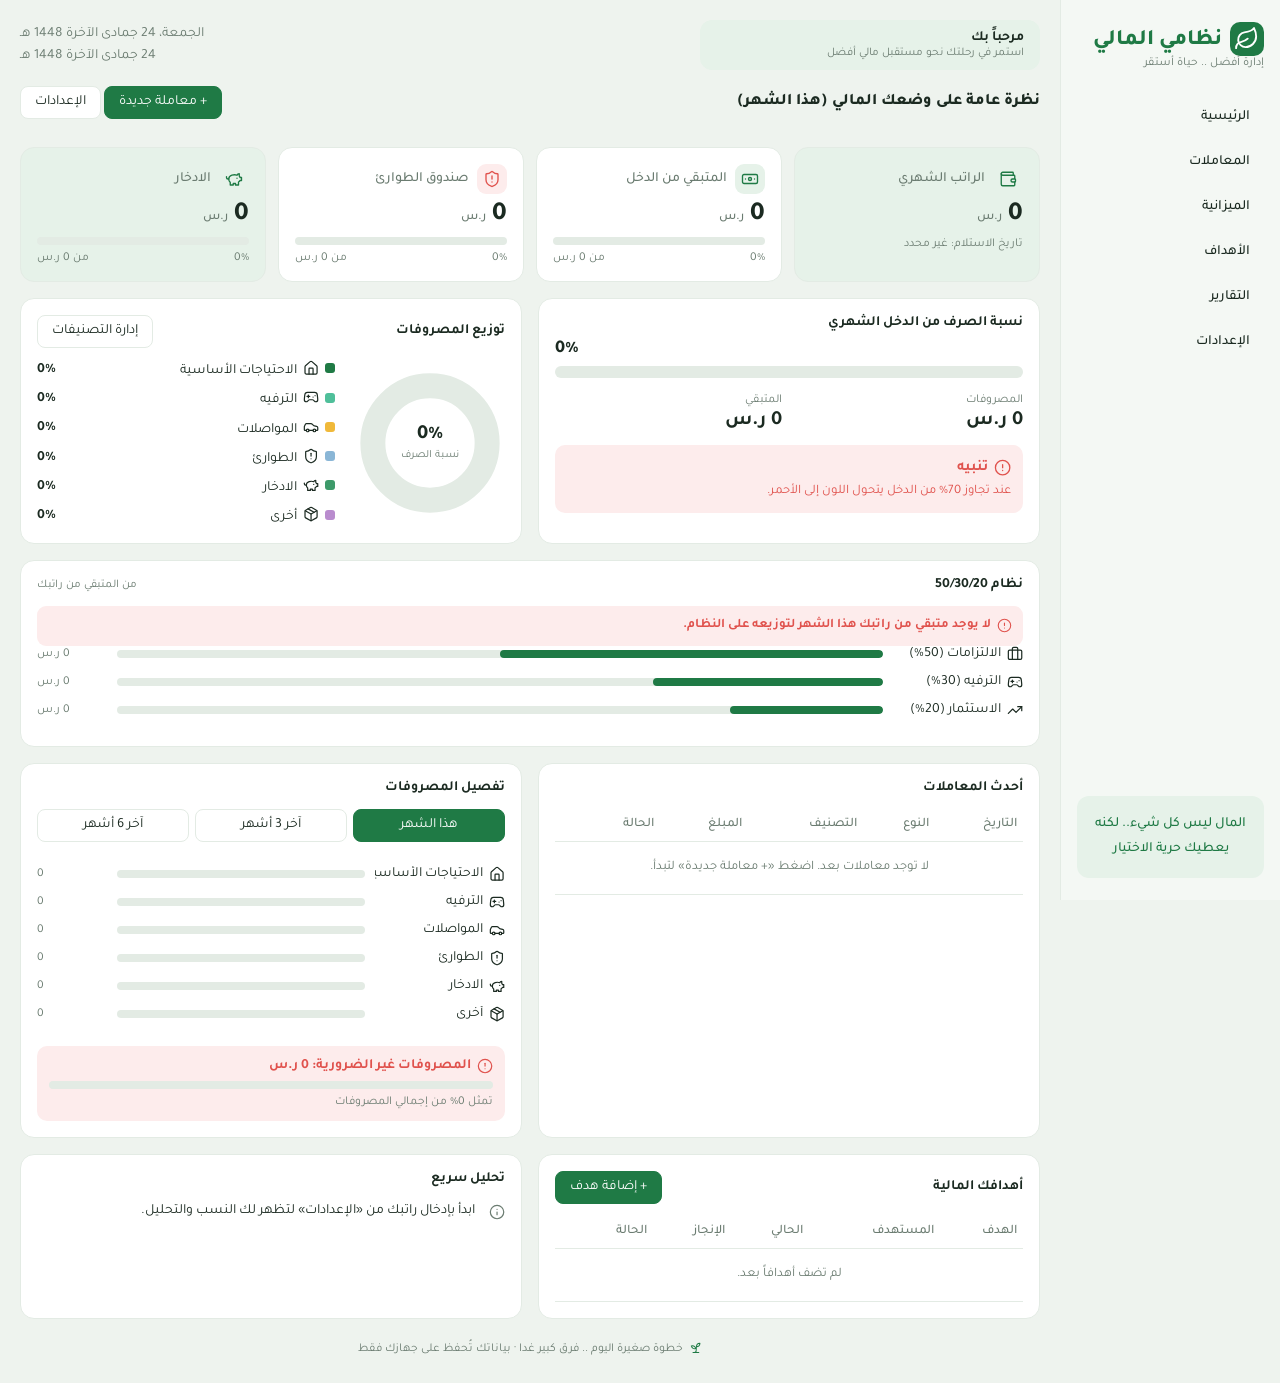
<file: index.html>
<!DOCTYPE html>
<html lang="ar" dir="rtl">
<head>
<meta charset="utf-8">
<meta name="viewport" content="width=device-width, initial-scale=1, viewport-fit=cover">
<title>نظامي المالي</title>
<link href="https://fonts.googleapis.com/css2?family=Tajawal:wght@400;500;700;800&display=swap" rel="stylesheet">
<link rel="stylesheet" href="style.css">
</head>
<body>
<aside>
  <div class="logo"><span class="lg" data-ic="leaf"></span>نظامي المالي<small>إدارة أفضل .. حياة أستقر</small></div>
  <a data-go="top">الرئيسية</a><a data-go="c-tx">المعاملات</a><a data-go="c-bud">الميزانية</a><a data-go="c-goals">الأهداف</a><a data-go="c-ins">التقارير</a><a id="nav-set">الإعدادات</a>
  <div class="quote">المال ليس كل شيء.. لكنه يعطيك حرية الاختيار</div>
</aside>
<main id="top">
  <div class="top">
    <div class="hi"><b id="hello"></b><small>استمر في رحلتك نحو مستقبل مالي أفضل</small></div>
    <div class="date" id="date"></div>
  </div>
  <div class="head"><h2>نظرة عامة على وضعك المالي (هذا الشهر)</h2><div><button class="p" id="b-tx">+ معاملة جديدة</button> <button id="b-set">الإعدادات</button></div></div>
  <div class="grid4" id="stats"></div>
  <div class="two">
    <div class="card"><h3>نسبة الصرف من الدخل الشهري</h3><div id="ratio"></div></div>
    <div class="card" id="c-bud2"><div class="head"><h3 style="margin:0">توزيع المصروفات</h3><button id="b-cats">إدارة التصنيفات</button></div><div class="donutbox" id="donut"></div></div>
  </div>
  <div class="card" id="c-503020"><div class="head"><h3 style="margin:0">نظام 50/30/20</h3><small style="color:var(--mute)">من المتبقي من راتبك</small></div><div id="r503020"></div></div>
  <div class="two">
    <div class="card" id="c-tx"><div class="head"><h3>أحدث المعاملات</h3></div><div class="scroll"><table><thead><tr><th>التاريخ</th><th>النوع</th><th>التصنيف</th><th>المبلغ</th><th>الحالة</th><th></th></tr></thead><tbody id="tx"></tbody></table></div><button id="more" style="margin-top:12px"></button></div>
    <div class="card" id="c-bud" style="display:grid;gap:12px;align-content:start"><h3>تفصيل المصروفات</h3>
      <div class="tabs" id="tabs"><button class="on" data-k="0">هذا الشهر</button><button data-k="2">آخر 3 أشهر</button><button data-k="5">آخر 6 أشهر</button></div>
      <div id="cats"></div><div id="unn"></div></div>
  </div>
  <div class="two">
    <div class="card" id="c-goals"><div class="head"><h3>أهدافك المالية</h3><button class="p" id="b-goal">+ إضافة هدف</button></div><div id="goalchart"></div><div class="scroll"><table><thead><tr><th>الهدف</th><th>المستهدف</th><th>الحالي</th><th>الإنجاز</th><th>الحالة</th><th></th></tr></thead><tbody id="goals"></tbody></table></div></div>
    <div class="card" id="c-ins"><h3 style="margin-bottom:12px">تحليل سريع</h3><div class="ins" id="ins"></div></div>
  </div>
  <div class="foot"><span data-ic="sprout"></span>خطوة صغيرة اليوم .. فرق كبير غدا · بياناتك تُحفظ على جهازك فقط</div>
</main>
<dialog id="dlg"></dialog>
<script src="app.js"></script>
</body>
</html>
</file>
<file: style.css>
:root{--bg:#eef3ee;--card:#fff;--ink:#1b2a21;--mute:#6b7c71;--line:#e3ebe4;--g:#1f7a45;--g2:#4caf6d;--gl:#e6f2e9;--r:#e0524d;--rl:#fdecec;--y:#c98a12;--yl:#fbf1dc;--sb:#f4f8f4;--in:#f7faf7}
*{box-sizing:border-box;margin:0}
:root{padding-top:env(safe-area-inset-top,0px);padding-bottom:env(safe-area-inset-bottom,0px)}
html{scroll-padding-top:env(safe-area-inset-top,0px);scroll-behavior:smooth}
body{background:var(--bg);color:var(--ink);font-family:'Tajawal',system-ui,sans-serif;font-size:14px;display:grid;grid-template-columns:220px 1fr;min-height:100vh}
aside{background:var(--sb);border-inline-end:1px solid var(--line);padding:22px 16px;display:flex;flex-direction:column;gap:6px;position:sticky;top:0;height:100vh}
.logo{font-size:22px;font-weight:800;color:var(--g);margin-bottom:22px}.logo small{display:block;font-size:12px;font-weight:400;color:var(--mute)}
aside a{padding:11px 14px;border-radius:9px;color:var(--ink);font-weight:500;cursor:pointer}
aside a:hover,aside a:focus-visible{background:var(--gl);outline:none}
.quote{margin-top:auto;background:var(--gl);border-radius:12px;padding:16px;text-align:center;line-height:1.8;color:var(--g);font-weight:500}
main{padding:20px;display:flex;flex-direction:column;gap:16px;min-width:0}
.top{display:flex;gap:12px;align-items:center;justify-content:space-between;flex-wrap:wrap}
.hi{background:var(--gl);border-radius:12px;padding:10px 16px;flex:1;max-width:340px}.hi small{color:var(--mute);display:block}
.date{color:var(--mute);text-align:end;line-height:1.6}
h2{font-size:16px;font-weight:800}h3{font-size:14px;font-weight:700}
.card{background:var(--card);border:1px solid var(--line);border-radius:14px;padding:16px}
.grid4{display:grid;grid-template-columns:repeat(4,1fr);gap:12px}
.stat .t{color:var(--mute);font-weight:500;display:flex;align-items:center}.stat .n{font-size:26px;font-weight:800;margin:6px 0}.stat .n small{font-size:13px;font-weight:500;color:var(--mute)}
.stat.grn{background:var(--gl)}.stat.red{background:var(--rl);border-color:#f3c3c1}
.bar{height:8px;background:var(--line);border-radius:9px;overflow:hidden}.bar i{display:block;height:100%;background:var(--g2);border-radius:9px;transition:width .4s}.bar.r i{background:var(--r)}.bar.d i{background:var(--g)}.bar.y i{background:var(--y)}
.row{display:flex;justify-content:space-between;align-items:center;gap:8px;color:var(--mute);font-size:12px;margin-top:6px}
.two{display:grid;grid-template-columns:1fr 1fr;gap:16px}
.head{display:flex;justify-content:space-between;align-items:center;margin-bottom:12px;gap:8px;flex-wrap:wrap}
.donutbox{display:flex;align-items:center;gap:20px;flex-wrap:wrap}
.donutwrap{position:relative;width:150px;height:150px;flex:none}
.donutwrap svg{width:100%;height:100%;display:block}
.donutctr{position:absolute;inset:0;display:grid;place-items:center;text-align:center}
.donutctr b{font-size:20px;font-weight:800;display:block;line-height:1.2}
.donutctr small{font-size:11px;color:var(--mute);font-weight:400}
.leg{flex:1;min-width:150px;display:grid;gap:9px}.leg p{display:flex;justify-content:space-between;gap:8px;align-items:center}.leg u{display:inline-block;width:10px;height:10px;border-radius:3px;margin-inline-end:6px;flex:none}
.ratio{display:flex;gap:14px;margin-top:14px;flex-wrap:wrap}.ratio>div{flex:1;min-width:100px}.ratio b{display:block;font-size:20px}.ratio span{color:var(--mute);font-size:12px}
.warn b{font-size:15px;display:flex;align-items:center}.warn{background:var(--rl);border-radius:10px;padding:10px 12px;color:var(--r);line-height:1.7;font-size:13px}
.tabs{display:flex;gap:6px;margin-bottom:12px}.tabs button{flex:1}
button{border:1px solid var(--line);background:var(--card);color:var(--ink);font:inherit;padding:7px 14px;border-radius:8px;cursor:pointer}
button:focus-visible,input:focus-visible,select:focus-visible{outline:2px solid var(--g2);outline-offset:1px}
button.on,button.p{background:var(--g);color:#fff;border-color:var(--g)}
button.x{padding:2px 8px;color:var(--r);border-color:transparent;background:none}
.cat{display:grid;grid-template-columns:130px 1fr 70px;gap:10px;align-items:center;margin-bottom:11px}.cat span:first-child{display:flex;align-items:center;overflow:hidden;text-overflow:ellipsis;white-space:nowrap}.cat span:last-child{color:var(--mute);text-align:end;font-size:12px}
.unn{background:var(--rl);border-radius:10px;padding:12px;color:var(--r)}.unn b{display:flex;align-items:center;margin-bottom:6px}
table{width:100%;border-collapse:collapse;font-size:13px}th{color:var(--mute);font-weight:500;text-align:start;padding:8px 6px;border-bottom:1px solid var(--line)}td{padding:9px 6px;border-bottom:1px solid var(--line)}
.tag{padding:3px 10px;border-radius:7px;font-size:12px;border:1px solid var(--line);white-space:nowrap}.tag.bad{background:var(--rl);color:var(--r);border-color:#f3c3c1}.tag.ok{background:var(--gl);color:var(--g)}.tag.warn{background:var(--yl);color:var(--y);border-color:#f0dba8}
.pos{color:var(--g);font-weight:700}.neg{color:var(--r);font-weight:700}.empty{color:var(--mute);text-align:center;padding:18px}
.ins{display:grid;gap:10px;line-height:1.7}.ins p{display:flex;gap:8px}
.scroll{overflow-x:auto}.foot{color:var(--mute);font-size:12px;text-align:center;padding:6px;display:flex;gap:6px;align-items:center;justify-content:center}
dialog{border:1px solid var(--line);border-radius:14px;background:var(--card);color:var(--ink);padding:20px;width:min(420px,92vw);margin:auto;max-height:85vh;overflow:auto}
dialog::backdrop{background:rgba(20,40,25,.45)}
dialog label{display:block;margin:10px 0 4px;color:var(--mute);font-size:12px}
dialog input,dialog select{width:100%;padding:9px 10px;border-radius:8px;border:1px solid var(--line);background:var(--in);color:var(--ink);font:inherit}
.err{color:var(--r);min-height:20px;margin-top:8px;font-size:13px}.acts{display:flex;gap:8px;justify-content:flex-start;margin-top:8px;flex-wrap:wrap}
.iconpick{display:flex;flex-wrap:wrap;gap:8px;margin-top:4px}
.iconpick button{width:38px;height:38px;padding:0;display:grid;place-items:center}
.iconpick button.on{background:var(--g);color:#fff;border-color:var(--g)}
.catrow{display:flex;align-items:center;gap:8px}.catrow span{flex:1;overflow:hidden;text-overflow:ellipsis;white-space:nowrap}
.catlist{display:grid;gap:8px;margin:10px 0;max-height:200px;overflow:auto;padding-inline-end:4px}
@media(max-width:1000px){body{grid-template-columns:1fr}aside{position:static;height:auto;flex-direction:row;flex-wrap:wrap;padding:10px}.logo,.quote{display:none}.grid4{grid-template-columns:1fr 1fr}.two{grid-template-columns:1fr}}
@media(max-width:520px){.grid4{grid-template-columns:1fr}.cat{grid-template-columns:100px 1fr 60px}}
@media(prefers-reduced-motion:reduce){*{transition:none!important}html{scroll-behavior:auto}}

.ic{width:1.15em;height:1.15em;vertical-align:-.2em;margin-inline-end:6px;flex:none}
.ib{display:inline-grid;place-items:center;width:30px;height:30px;border-radius:9px;background:var(--gl);color:var(--g);margin-inline-end:8px;vertical-align:middle;flex:none}
.ib .ic{margin:0;width:18px;height:18px;vertical-align:0}.ib.r{background:var(--rl);color:var(--r)}
.logo .lg{display:inline-grid;place-items:center;width:34px;height:34px;border-radius:10px;background:var(--g);color:#fff;margin-inline-end:8px;vertical-align:middle}.logo .lg .ic{margin:0}
.foot .ic{color:var(--g);margin:0}
.hn{display:flex;gap:6px;align-items:flex-start;background:var(--gl);color:var(--g);padding:9px 11px;border-radius:9px;margin-top:10px;font-size:13px;line-height:1.7}
.hn .ic{margin:3px 0 0;color:inherit}.hn.neg{background:var(--rl);color:var(--r)}.hn.sm{font-size:12px;padding:6px 8px;margin-top:8px}
.gh{display:flex;gap:4px;align-items:flex-start;color:var(--g);font-size:12px;margin-top:4px;line-height:1.6}.gh .ic{margin:2px 0 0;width:14px;height:14px}.gh.neg{color:var(--r)}
.ins .ic{margin-top:4px}
</file>
